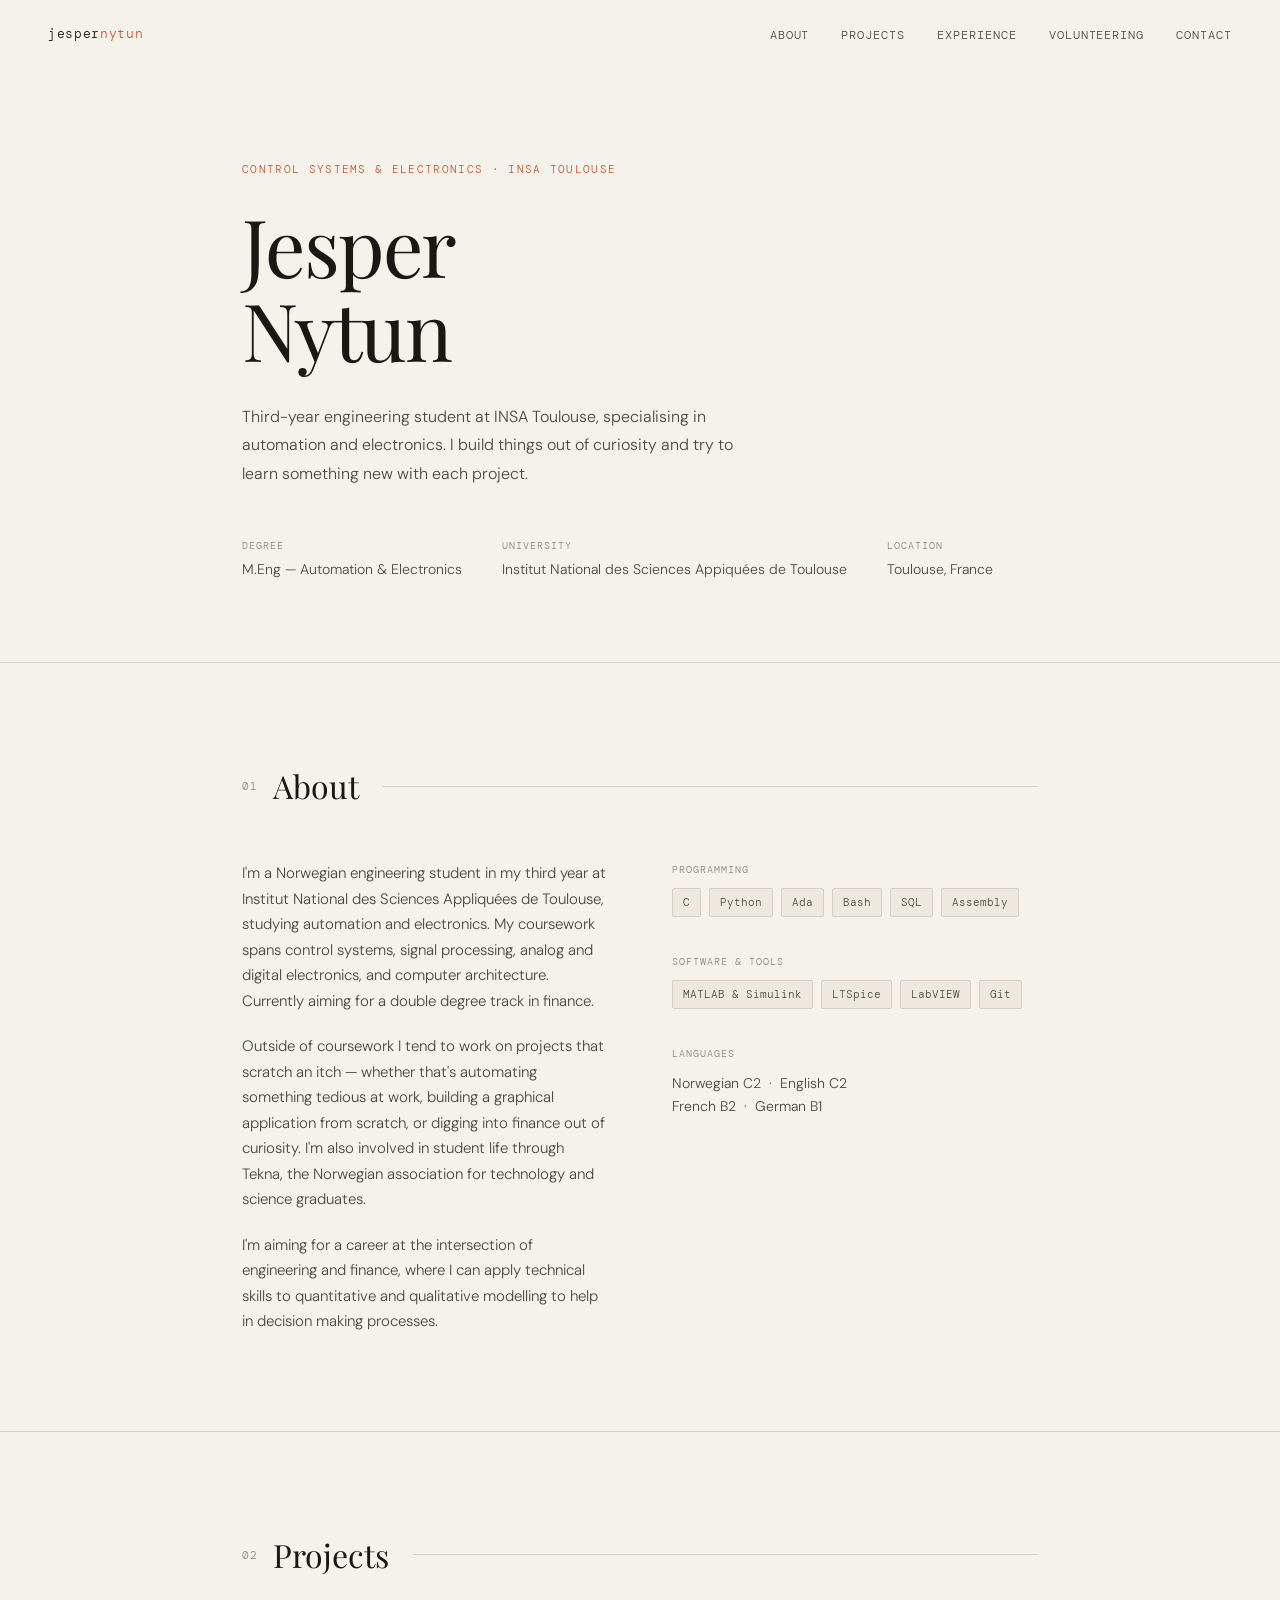
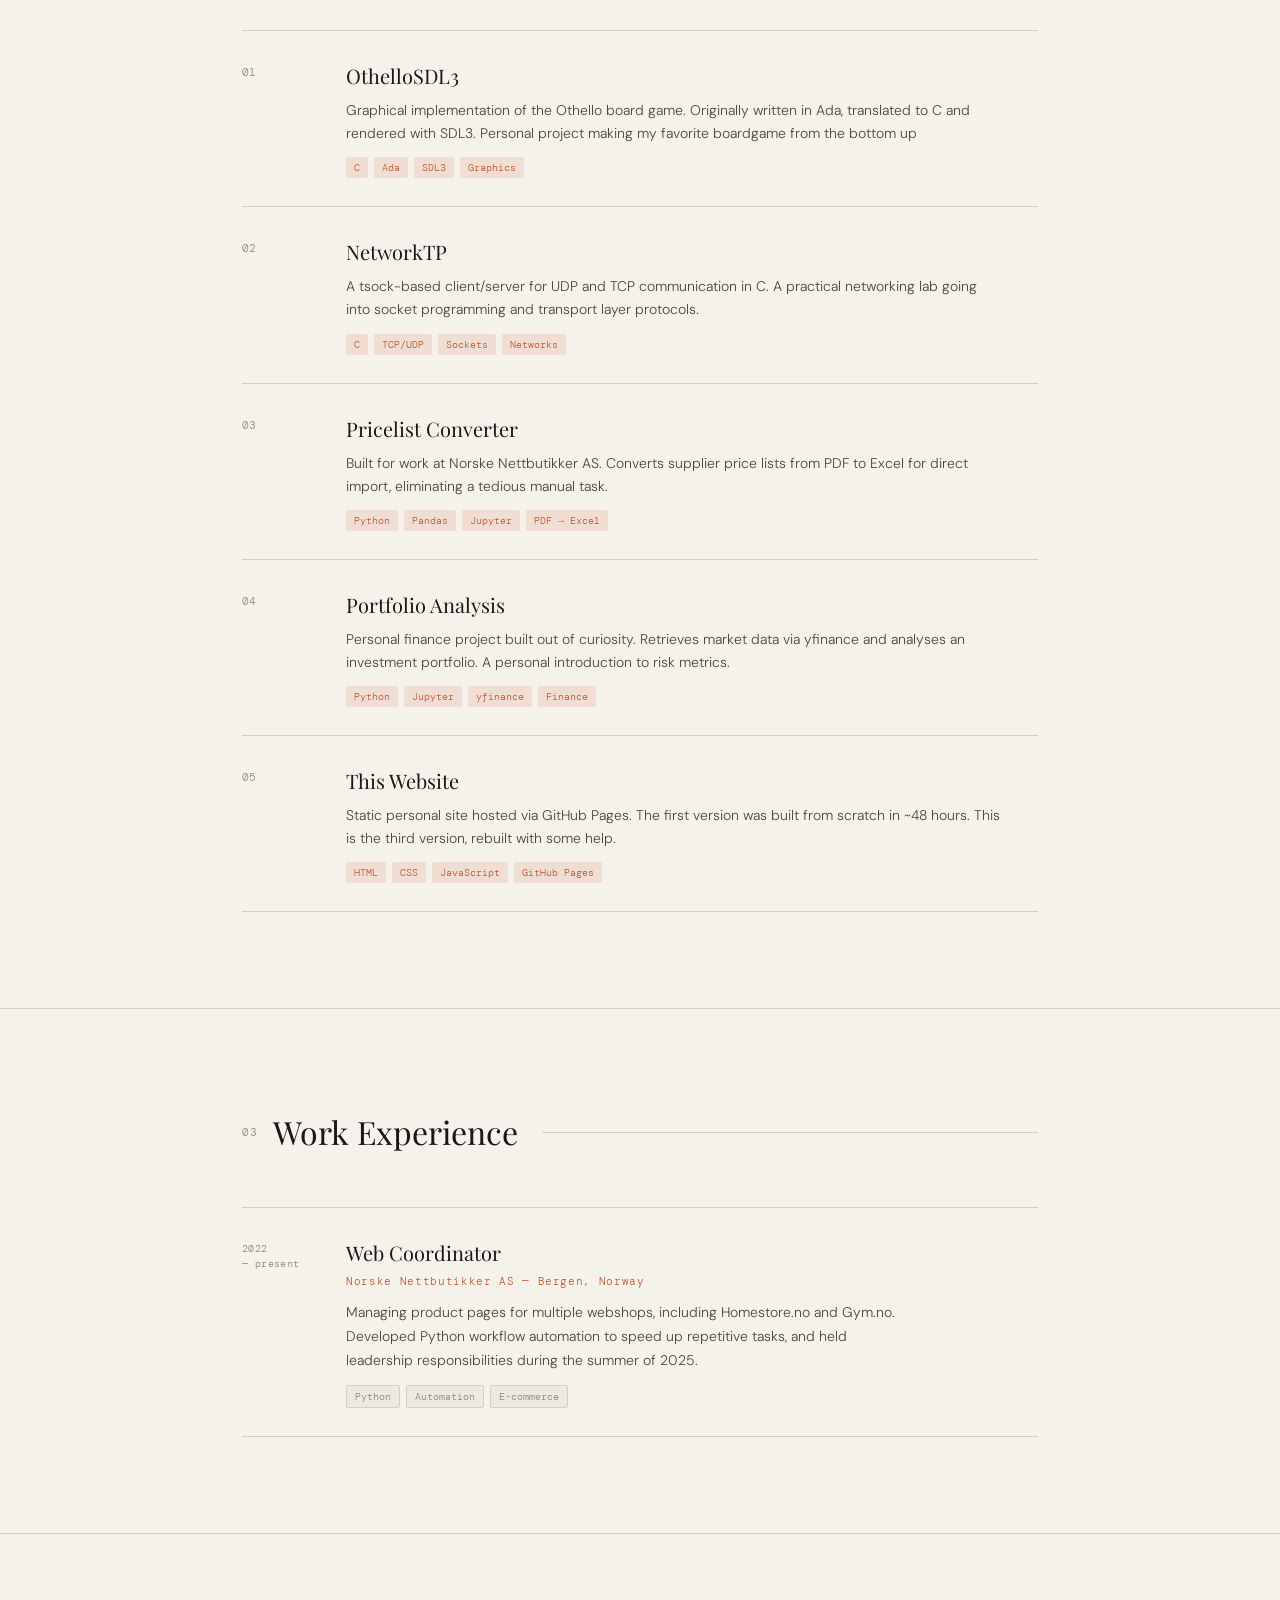
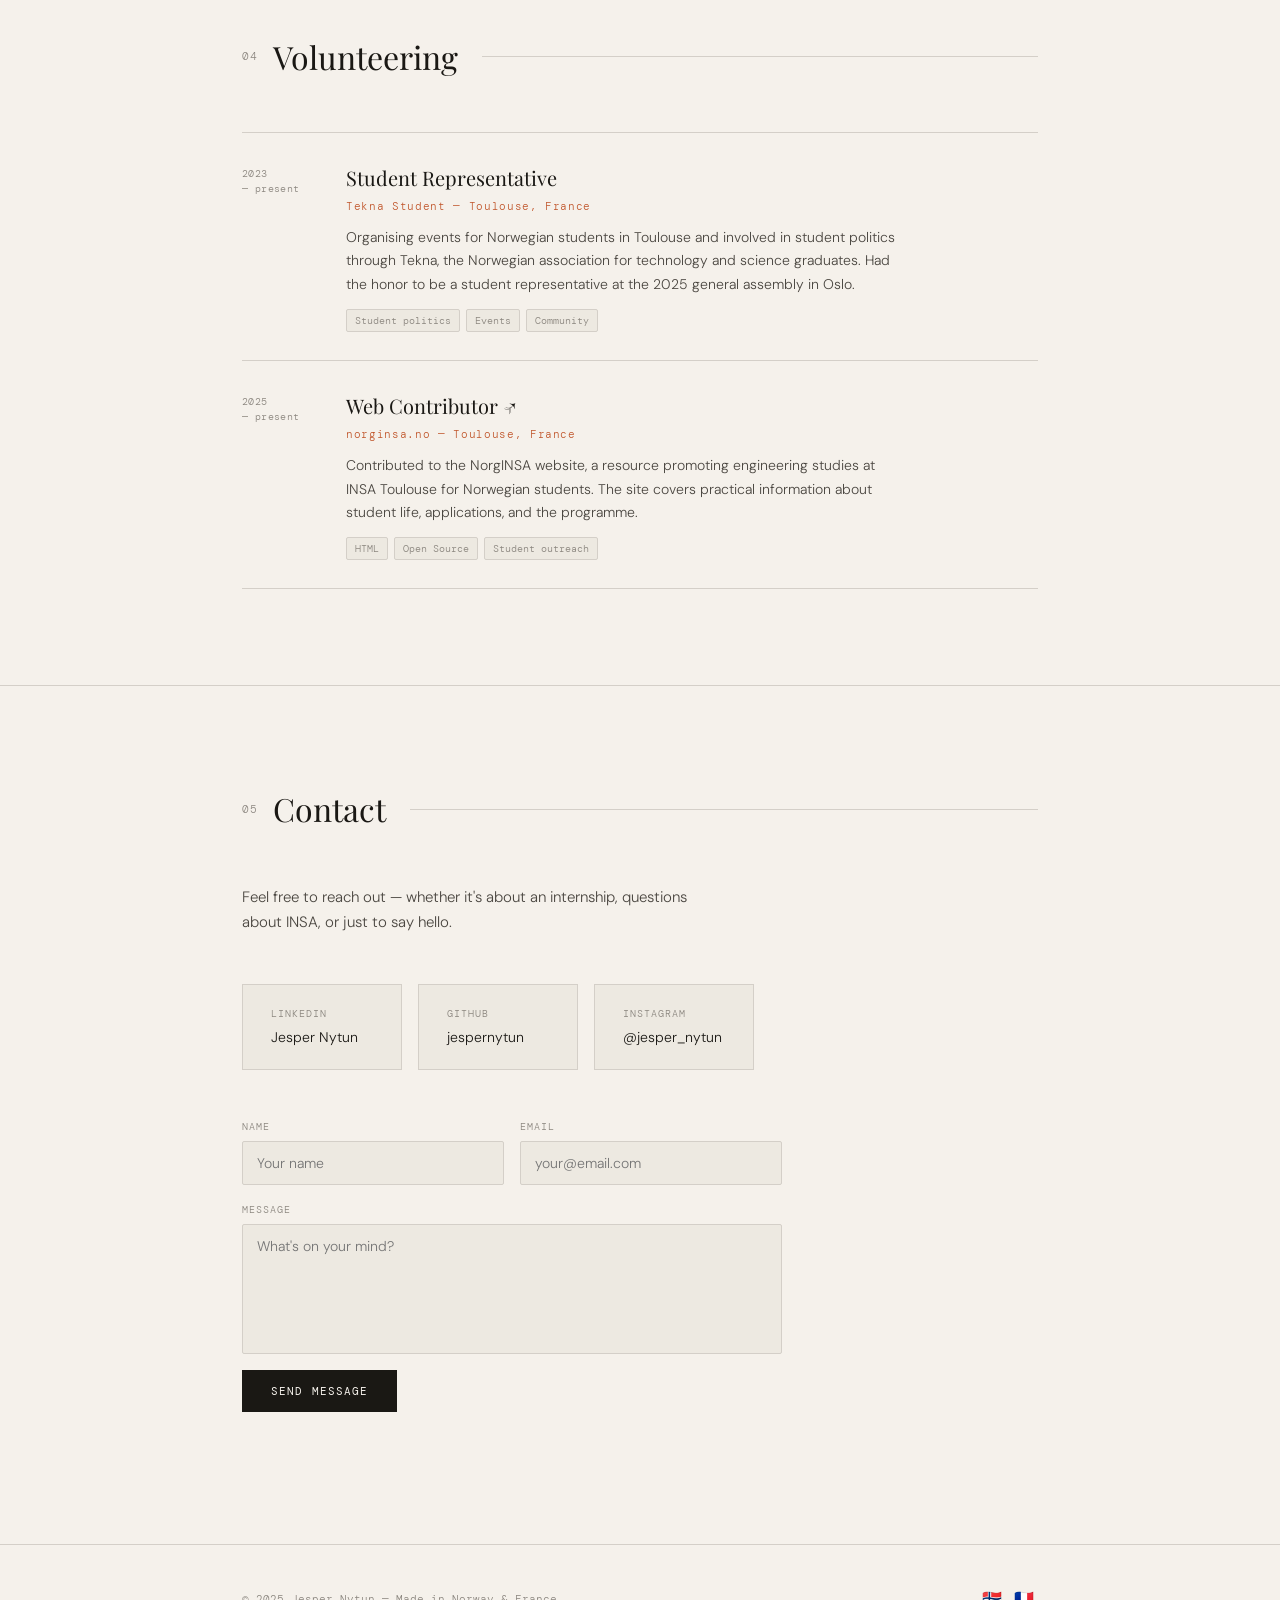
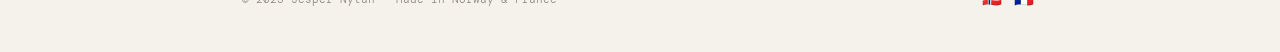
<file: index.html>
<!DOCTYPE html>
<html lang="en">
<head>
  <meta charset="UTF-8">
  <meta name="viewport" content="width=device-width, initial-scale=1.0">
  <title>Jesper Nytun</title>
  <link rel="preconnect" href="https://fonts.googleapis.com">
  <link href="https://fonts.googleapis.com/css2?family=Playfair+Display:wght@400;500&family=DM+Mono:wght@300;400&family=DM+Sans:wght@300;400;500&display=swap" rel="stylesheet">
  <style>
    *, *::before, *::after { box-sizing: border-box; margin: 0; padding: 0; }

    :root {
      --paper:   #f5f1eb;
      --paper-2: #ede9e1;
      --paper-3: #e4ddd1;
      --ink:     #1a1814;
      --ink-2:   #4a4640;
      --ink-3:   #8a857e;
      --accent:  #c0552a;
      --accent-l:#f0ddd4;
      --border:  #d4cfc8;
      --mono:    'DM Mono', monospace;
      --serif:   'Playfair Display', Georgia, serif;
      --sans:    'DM Sans', sans-serif;
    }

    html { scroll-behavior: smooth; }

    body {
      background: var(--paper);
      color: var(--ink);
      font-family: var(--sans);
      font-weight: 300;
      font-size: 16px;
      line-height: 1.7;
      -webkit-font-smoothing: antialiased;
      overflow-x: hidden;
    }

    /* ── NAV ── */
    nav {
      position: fixed;
      top: 0; left: 0; right: 0;
      z-index: 100;
      display: flex;
      align-items: center;
      justify-content: space-between;
      padding: 20px 48px;
      border-bottom: 1px solid transparent;
      transition: border-color 0.3s, background 0.3s;
    }
    nav.scrolled {
      background: rgba(245,241,235,0.92);
      backdrop-filter: blur(10px);
      border-color: var(--border);
    }
    .nav-logo {
      font-family: var(--mono);
      font-size: 13px;
      letter-spacing: 0.05em;
      color: var(--ink);
      text-decoration: none;
    }
    .nav-logo span { color: var(--accent); }
    .nav-links { display: flex; gap: 32px; list-style: none; }
    .nav-links a {
      font-family: var(--mono);
      font-size: 12px;
      letter-spacing: 0.08em;
      text-transform: uppercase;
      color: var(--ink-2);
      text-decoration: none;
      transition: color 0.2s;
    }
    .nav-links a:hover { color: var(--accent); }

    /* ── LAYOUT ── */
    .container { max-width: 860px; margin: 0 auto; padding: 0 32px; }
    section { padding: 96px 0; }

    /* ── HERO ── */
    #home {
      padding-top: 160px;
      padding-bottom: 80px;
      border-bottom: 1px solid var(--border);
    }
    .hero-tag {
      font-family: var(--mono);
      font-size: 11px;
      letter-spacing: 0.12em;
      text-transform: uppercase;
      color: var(--accent);
      margin-bottom: 24px;
    }
    .hero-name {
      font-family: var(--serif);
      font-size: clamp(52px, 8vw, 80px);
      font-weight: 400;
      line-height: 1.05;
      letter-spacing: -0.02em;
      color: var(--ink);
      margin-bottom: 32px;
    }
    .hero-desc {
      max-width: 520px;
      font-size: 16px;
      color: var(--ink-2);
      line-height: 1.8;
      margin-bottom: 48px;
    }
    .hero-meta { display: flex; gap: 40px; flex-wrap: wrap; }
    .meta-item { display: flex; flex-direction: column; gap: 4px; }
    .meta-label {
      font-family: var(--mono);
      font-size: 10px;
      letter-spacing: 0.1em;
      text-transform: uppercase;
      color: var(--ink-3);
    }
    .meta-value { font-size: 14px; color: var(--ink-2); }

    /* ── SECTION HEADER ── */
    .section-header {
      display: flex;
      align-items: center;
      gap: 16px;
      margin-bottom: 48px;
    }
    .section-number { font-family: var(--mono); font-size: 11px; color: var(--ink-3); letter-spacing: 0.05em; }
    .section-title  { font-family: var(--serif); font-size: 32px; font-weight: 400; color: var(--ink); }
    .section-line   { flex: 1; height: 1px; background: var(--border); margin-left: 8px; }

    /* ── ABOUT ── */
    #about { border-bottom: 1px solid var(--border); }
    .about-grid { display: grid; grid-template-columns: 1fr 1fr; gap: 64px; align-items: start; }
    .about-text p { color: var(--ink-2); margin-bottom: 20px; font-size: 15px; }
    .about-text p:last-child { margin-bottom: 0; }
    .sidebar-block { margin-bottom: 36px; }
    .sidebar-block-label {
      font-family: var(--mono);
      font-size: 10px;
      letter-spacing: 0.1em;
      text-transform: uppercase;
      color: var(--ink-3);
      margin-bottom: 10px;
    }
    .sidebar-block-content { font-size: 14px; color: var(--ink-2); line-height: 1.7; }
    .tag-list { display: flex; flex-wrap: wrap; gap: 8px; }
    .tag {
      font-family: var(--mono);
      font-size: 11px;
      padding: 4px 10px;
      border: 1px solid var(--border);
      border-radius: 2px;
      color: var(--ink-2);
      background: var(--paper-2);
    }

    /* ── PROJECTS ── */
    #projects { border-bottom: 1px solid var(--border); }
    .projects-list { display: flex; flex-direction: column; }
    .project-card {
      display: grid;
      grid-template-columns: 80px 1fr auto;
      gap: 24px;
      align-items: start;
      padding: 28px 0;
      border-bottom: 1px solid var(--border);
      text-decoration: none;
      color: inherit;
      transition: background 0.15s;
    }
    .project-card:first-child { border-top: 1px solid var(--border); }
    .project-card:hover .project-name { color: var(--accent); }
    .project-card:hover .project-arrow { opacity: 1; transform: translateX(0); }
    .project-index { font-family: var(--mono); font-size: 11px; color: var(--ink-3); padding-top: 4px; }
    .project-name {
      font-family: var(--serif);
      font-size: 20px;
      font-weight: 400;
      color: var(--ink);
      margin-bottom: 6px;
      transition: color 0.2s;
    }
    .project-desc { font-size: 14px; color: var(--ink-2); line-height: 1.65; margin-bottom: 12px; }
    .project-tags { display: flex; flex-wrap: wrap; gap: 6px; }
    .project-tag {
      font-family: var(--mono);
      font-size: 10px;
      padding: 2px 8px;
      background: var(--accent-l);
      color: var(--accent);
      border-radius: 2px;
    }
    .project-arrow {
      font-size: 18px;
      color: var(--accent);
      padding-top: 2px;
      opacity: 0;
      transform: translateX(-6px);
      transition: opacity 0.2s, transform 0.2s;
      flex-shrink: 0;
    }

    /* ── EXPERIENCE (shared styles) ── */
    #experience, #volunteering { border-bottom: 1px solid var(--border); }

    .exp-list { display: flex; flex-direction: column; gap: 0; }

    .exp-item {
      display: grid;
      grid-template-columns: 80px 1fr;
      gap: 24px;
      padding: 28px 0;
      border-bottom: 1px solid var(--border);
    }
    .exp-item:first-child { border-top: 1px solid var(--border); }

    .exp-period {
      font-family: var(--mono);
      font-size: 10px;
      color: var(--ink-3);
      letter-spacing: 0.04em;
      padding-top: 5px;
      line-height: 1.5;
    }

    .exp-body {}

    .exp-role {
      font-family: var(--serif);
      font-size: 20px;
      font-weight: 400;
      color: var(--ink);
      margin-bottom: 2px;
    }

    .exp-org {
      font-family: var(--mono);
      font-size: 11px;
      letter-spacing: 0.06em;
      color: var(--accent);
      margin-bottom: 10px;
    }

    .exp-desc {
      font-size: 14px;
      color: var(--ink-2);
      line-height: 1.7;
      max-width: 560px;
    }

    .exp-tags { display: flex; flex-wrap: wrap; gap: 6px; margin-top: 12px; }
    .exp-tag {
      font-family: var(--mono);
      font-size: 10px;
      padding: 2px 8px;
      background: var(--paper-2);
      border: 1px solid var(--border);
      color: var(--ink-3);
      border-radius: 2px;
    }

    /* ── CONTACT ── */
    .contact-intro {
      font-size: 15px;
      color: var(--ink-2);
      max-width: 480px;
      margin-bottom: 48px;
    }
    .contact-links { display: flex; gap: 16px; flex-wrap: wrap; margin-bottom: 48px; }
    .contact-link {
      display: flex;
      flex-direction: column;
      gap: 4px;
      text-decoration: none;
      padding: 20px 28px;
      border: 1px solid var(--border);
      background: var(--paper-2);
      min-width: 160px;
      transition: border-color 0.2s, background 0.2s;
    }
    .contact-link:hover { border-color: var(--accent); background: var(--accent-l); }
    .contact-link-platform {
      font-family: var(--mono);
      font-size: 10px;
      letter-spacing: 0.1em;
      text-transform: uppercase;
      color: var(--ink-3);
    }
    .contact-link-handle { font-size: 14px; color: var(--ink); }

    /* ── CONTACT FORM ── */
    .contact-form { max-width: 540px; display: flex; flex-direction: column; gap: 16px; }
    .form-row { display: grid; grid-template-columns: 1fr 1fr; gap: 16px; }
    .form-group { display: flex; flex-direction: column; gap: 6px; }
    .form-label {
      font-family: var(--mono);
      font-size: 10px;
      letter-spacing: 0.1em;
      text-transform: uppercase;
      color: var(--ink-3);
    }
    .form-input, .form-textarea {
      font-family: var(--sans);
      font-size: 14px;
      font-weight: 300;
      color: var(--ink);
      background: var(--paper-2);
      border: 1px solid var(--border);
      border-radius: 2px;
      padding: 12px 14px;
      outline: none;
      transition: border-color 0.2s, background 0.2s;
      width: 100%;
      resize: none;
    }
    .form-input:focus, .form-textarea:focus { border-color: var(--accent); background: var(--paper); }
    .form-textarea { height: 130px; }
    .form-submit {
      align-self: flex-start;
      font-family: var(--mono);
      font-size: 11px;
      letter-spacing: 0.1em;
      text-transform: uppercase;
      color: var(--paper);
      background: var(--ink);
      border: 1px solid var(--ink);
      padding: 13px 28px;
      cursor: pointer;
      transition: background 0.2s, color 0.2s;
    }
    .form-submit:hover { background: var(--accent); border-color: var(--accent); }
    .form-status { font-family: var(--mono); font-size: 12px; color: var(--ink-3); min-height: 20px; }
    .form-status.ok  { color: #5a8a5a; }
    .form-status.err { color: var(--accent); }
    @media (max-width: 640px) { .form-row { grid-template-columns: 1fr; } }

    /* ── FOOTER ── */
    footer { padding: 40px 0; border-top: 1px solid var(--border); }
    .footer-inner { display: flex; justify-content: space-between; align-items: center; }
    .footer-text { font-family: var(--mono); font-size: 11px; color: var(--ink-3); }
    .footer-flags { font-size: 16px; letter-spacing: 4px; }

    /* ── FADE-UP ── */
    .fade-up {
      opacity: 0;
      transform: translateY(18px);
      transition: opacity 0.55s ease, transform 0.55s ease;
    }
    .fade-up.visible { opacity: 1; transform: translateY(0); }

    /* ── RESPONSIVE ── */
    @media (max-width: 640px) {
      nav { padding: 16px 24px; }
      .nav-links { gap: 18px; }
      section { padding: 64px 0; }
      #home { padding-top: 120px; }
      .about-grid { grid-template-columns: 1fr; gap: 40px; }
      .project-card { grid-template-columns: 52px 1fr; }
      .project-arrow { display: none; }
      .exp-item { grid-template-columns: 64px 1fr; gap: 16px; }
    }
  </style>
</head>
<body>

  <!-- NAV -->
  <nav id="nav">
    <a class="nav-logo" href="#home">jesper<span>nytun</span></a>
    <ul class="nav-links">
      <li><a href="#about">About</a></li>
      <li><a href="#projects">Projects</a></li>
      <li><a href="#experience">Experience</a></li>
      <li><a href="#volunteering">Volunteering</a></li>
      <li><a href="#contact">Contact</a></li>
    </ul>
  </nav>

  <!-- HERO -->
  <section id="home">
    <div class="container">
      <p class="hero-tag fade-up">Control Systems & Electronics · INSA Toulouse</p>
      <h1 class="hero-name fade-up" style="transition-delay:.07s">Jesper<br>Nytun</h1>
      <p class="hero-desc fade-up" style="transition-delay:.14s">
        Third-year engineering student at INSA Toulouse, specialising in automation
        and electronics. I build things out of curiosity and try to learn something
        new with each project.
      </p>
      <div class="hero-meta fade-up" style="transition-delay:.21s">
        <div class="meta-item">
          <span class="meta-label">Degree</span>
          <span class="meta-value">M.Eng — Automation & Electronics</span>
        </div>
        <div class="meta-item">
          <span class="meta-label">University</span>
          <span class="meta-value">Institut National des Sciences Appiquées de Toulouse</span>
        </div>
        <div class="meta-item">
          <span class="meta-label">Location</span>
          <span class="meta-value">Toulouse, France</span>
        </div>
      </div>
    </div>
  </section>

  <!-- ABOUT -->
  <section id="about">
    <div class="container">
      <div class="section-header fade-up">
        <span class="section-number">01</span>
        <h2 class="section-title">About</h2>
        <div class="section-line"></div>
      </div>
      <div class="about-grid">
        <div class="about-text fade-up">
          <p>
            I'm a Norwegian engineering student in my third year at Institut National
            des Sciences Appliquées de Toulouse, studying automation and electronics.
            My coursework spans control systems, signal processing, analog and digital
            electronics, and computer architecture. Currently aiming for a double degree track in finance.
          </p>
          <p>
            Outside of coursework I tend to work on projects that scratch an itch —
            whether that's automating something tedious at work, building a graphical
            application from scratch, or digging into finance out of curiosity. I'm also involved in student
            life through Tekna, the Norwegian association for technology and science graduates. 
          </p>
          <p>
            I'm aiming for a career at the intersection of engineering and finance, where I can apply
            technical skills to quantitative and qualitative modelling to help in decision making processes.
          </p>
        </div>
        <div class="fade-up" style="transition-delay:.1s">
          <div class="sidebar-block">
            <div class="sidebar-block-label">Programming</div>
            <div class="tag-list">
              <span class="tag">C</span><span class="tag">Python</span><span class="tag">Ada</span>
              <span class="tag">Bash</span><span class="tag">SQL</span><span class="tag">Assembly</span>
            </div>
          </div>
          <div class="sidebar-block">
            <div class="sidebar-block-label">Software & Tools</div>
            <div class="tag-list">
              <span class="tag">MATLAB & Simulink</span><span class="tag">LTSpice</span>
              <span class="tag">LabVIEW</span><span class="tag">Git</span>
            </div>
          </div>
          <div class="sidebar-block">
            <div class="sidebar-block-label">Languages</div>
            <div class="sidebar-block-content">
              Norwegian C2 &nbsp;·&nbsp; English C2<br>
              French B2 &nbsp;·&nbsp; German B1
            </div>
          </div>
        </div>
      </div>
    </div>
  </section>

  <!-- PROJECTS -->
  <section id="projects">
    <div class="container">
      <div class="section-header fade-up">
        <span class="section-number">02</span>
        <h2 class="section-title">Projects</h2>
        <div class="section-line"></div>
      </div>
      <div class="projects-list">

        <a class="project-card fade-up" href="https://github.com/jespernytun/othelloSDL3" target="_blank" rel="noopener">
          <span class="project-index">01</span>
          <div>
            <div class="project-name">OthelloSDL3</div>
            <p class="project-desc">Graphical implementation of the Othello board game. Originally written in Ada, translated to C and rendered with SDL3. Personal project making my favorite boardgame from the bottom up</p>
            <div class="project-tags"><span class="project-tag">C</span><span class="project-tag">Ada</span><span class="project-tag">SDL3</span><span class="project-tag">Graphics</span></div>
          </div>
          <span class="project-arrow">→</span>
        </a>

        <a class="project-card fade-up" href="https://github.com/jespernytun/NetworkTP" target="_blank" rel="noopener" style="transition-delay:.05s">
          <span class="project-index">02</span>
          <div>
            <div class="project-name">NetworkTP</div>
            <p class="project-desc">A tsock-based client/server for UDP and TCP communication in C. A practical networking lab going into socket programming and transport layer protocols.</p>
            <div class="project-tags"><span class="project-tag">C</span><span class="project-tag">TCP/UDP</span><span class="project-tag">Sockets</span><span class="project-tag">Networks</span></div>
          </div>
          <span class="project-arrow">→</span>
        </a>

        <a class="project-card fade-up" href="https://github.com/jespernytun/pricelist_converter" target="_blank" rel="noopener" style="transition-delay:.1s">
          <span class="project-index">03</span>
          <div>
            <div class="project-name">Pricelist Converter</div>
            <p class="project-desc">Built for work at Norske Nettbutikker AS. Converts supplier price lists from PDF to Excel for direct import, eliminating a tedious manual task.</p>
            <div class="project-tags"><span class="project-tag">Python</span><span class="project-tag">Pandas</span><span class="project-tag">Jupyter</span><span class="project-tag">PDF → Excel</span></div>
          </div>
          <span class="project-arrow">→</span>
        </a>

        <a class="project-card fade-up" href="https://github.com/jespernytun/portfolioAnalysis" target="_blank" rel="noopener" style="transition-delay:.15s">
          <span class="project-index">04</span>
          <div>
            <div class="project-name">Portfolio Analysis</div>
            <p class="project-desc">Personal finance project built out of curiosity. Retrieves market data via yfinance and analyses an investment portfolio. A personal introduction to risk metrics.</p>
            <div class="project-tags"><span class="project-tag">Python</span><span class="project-tag">Jupyter</span><span class="project-tag">yfinance</span><span class="project-tag">Finance</span></div>
          </div>
          <span class="project-arrow">→</span>
        </a>

        <a class="project-card fade-up" href="https://github.com/jespernytun/jespernytun.com" target="_blank" rel="noopener" style="transition-delay:.2s">
          <span class="project-index">05</span>
          <div>
            <div class="project-name">This Website</div>
            <p class="project-desc">Static personal site hosted via GitHub Pages. The first version was built from scratch in ~48 hours. This is the third version, rebuilt with some help.</p>
            <div class="project-tags"><span class="project-tag">HTML</span><span class="project-tag">CSS</span><span class="project-tag">JavaScript</span><span class="project-tag">GitHub Pages</span></div>
          </div>
          <span class="project-arrow">→</span>
        </a>

      </div>
    </div>
  </section>

  <!-- WORK EXPERIENCE -->
  <section id="experience">
    <div class="container">
      <div class="section-header fade-up">
        <span class="section-number">03</span>
        <h2 class="section-title">Work Experience</h2>
        <div class="section-line"></div>
      </div>
      <div class="exp-list">

        <div class="exp-item fade-up">
          <div class="exp-period">2022<br>— present</div>
          <div class="exp-body">
            <div class="exp-role">Web Coordinator</div>
            <div class="exp-org">Norske Nettbutikker AS — Bergen, Norway</div>
            <p class="exp-desc">
              Managing product pages for multiple webshops, including Homestore.no and Gym.no. Developed Python
              workflow automation to speed up repetitive tasks, and held leadership
              responsibilities during the summer of 2025.
            </p>
            <div class="exp-tags">
              <span class="exp-tag">Python</span>
              <span class="exp-tag">Automation</span>
              <span class="exp-tag">E-commerce</span>
            </div>
          </div>
        </div>

      </div>
    </div>
  </section>

  <!-- VOLUNTEERING -->
  <section id="volunteering">
    <div class="container">
      <div class="section-header fade-up">
        <span class="section-number">04</span>
        <h2 class="section-title">Volunteering</h2>
        <div class="section-line"></div>
      </div>
      <div class="exp-list">

        <div class="exp-item fade-up">
          <div class="exp-period">2023<br>— present</div>
          <div class="exp-body">
            <div class="exp-role">Student Representative</div>
            <div class="exp-org">Tekna Student — Toulouse, France</div>
            <p class="exp-desc">
              Organising events for Norwegian students in Toulouse and involved in
              student politics through Tekna, the Norwegian association for technology
              and science graduates. Had the honor to be a student representative at the 2025 general assembly in Oslo.
            </p>
            <div class="exp-tags">
              <span class="exp-tag">Student politics</span>
              <span class="exp-tag">Events</span>
              <span class="exp-tag">Community</span>
            </div>
          </div>
        </div>

        <div class="exp-item fade-up" style="transition-delay:.08s">
          <div class="exp-period">2025<br>— present</div>
          <div class="exp-body">
            <div class="exp-role">
              <a href="https://github.com/norginsa-toulouse/norginsa-website" target="_blank" rel="noopener" style="color:inherit;text-decoration:none;">Web Contributor ↗</a>
            </div>
            <div class="exp-org"><a href="https://norginsa.no" target="_blank" rel="noopener" style="color:var(--accent);text-decoration:none;">norginsa.no</a> — Toulouse, France</div>
            <p class="exp-desc">
              Contributed to the NorgINSA website, a resource promoting engineering
              studies at INSA Toulouse for Norwegian students. The site covers
              practical information about student life, applications, and the programme.
            </p>
            <div class="exp-tags">
              <span class="exp-tag">HTML</span>
              <span class="exp-tag">Open Source</span>
              <span class="exp-tag">Student outreach</span>
            </div>
          </div>
        </div>

      </div>
    </div>
  </section>

  <!-- CONTACT -->
  <section id="contact">
    <div class="container">
      <div class="section-header fade-up">
        <span class="section-number">05</span>
        <h2 class="section-title">Contact</h2>
        <div class="section-line"></div>
      </div>
      <p class="contact-intro fade-up">
        Feel free to reach out — whether it's about an internship, questions about INSA,
        or just to say hello.
      </p>

      <!-- Social links -->
      <div class="contact-links fade-up" style="transition-delay:.1s">
        <a class="contact-link" href="https://www.linkedin.com/in/jesper-bartholomay-nytun-9496a5281/" target="_blank" rel="noopener">
          <span class="contact-link-platform">LinkedIn</span>
          <span class="contact-link-handle">Jesper Nytun</span>
        </a>
        <a class="contact-link" href="https://github.com/jespernytun" target="_blank" rel="noopener">
          <span class="contact-link-platform">GitHub</span>
          <span class="contact-link-handle">jespernytun</span>
        </a>
        <a class="contact-link" href="https://www.instagram.com/jesper_nytun/" target="_blank" rel="noopener">
          <span class="contact-link-platform">Instagram</span>
          <span class="contact-link-handle">@jesper_nytun</span>
        </a>
      </div>

      <!-- Contact form (uses Formspree — see note in code) -->
      <div class="contact-form fade-up" style="transition-delay:.18s">
        <div class="form-row">
          <div class="form-group">
            <label class="form-label" for="cf-name">Name</label>
            <input class="form-input" id="cf-name" type="text" placeholder="Your name" autocomplete="off">
          </div>
          <div class="form-group">
            <label class="form-label" for="cf-email">Email</label>
            <input class="form-input" id="cf-email" type="email" placeholder="your@email.com" autocomplete="off">
          </div>
        </div>
        <div class="form-group">
          <label class="form-label" for="cf-msg">Message</label>
          <textarea class="form-textarea" id="cf-msg" placeholder="What's on your mind?"></textarea>
        </div>
        <button class="form-submit" id="cf-submit">Send message</button>
        <p class="form-status" id="cf-status"></p>
      </div>
    </div>
  </section>

  <!-- FOOTER -->
  <footer>
    <div class="container">
      <div class="footer-inner">
        <span class="footer-text">© 2025 Jesper Nytun — Made in Norway & France</span>
        <span class="footer-flags">🇳🇴 🇫🇷</span>
      </div>
    </div>
  </footer>

  <script>
    // Nav border on scroll
    const nav = document.getElementById('nav');
    window.addEventListener('scroll', () => {
      nav.classList.toggle('scrolled', window.scrollY > 20);
    }, { passive: true });

    // Fade-up on scroll
    const observer = new IntersectionObserver((entries) => {
      entries.forEach(e => {
        if (e.isIntersecting) { e.target.classList.add('visible'); observer.unobserve(e.target); }
      });
    }, { threshold: 0.1 });
    document.querySelectorAll('.fade-up').forEach(el => observer.observe(el));

    // Hero entrance
    document.querySelectorAll('#home .fade-up').forEach((el, i) => {
      setTimeout(() => el.classList.add('visible'), i * 80);
    });

    // ── Contact form (Formspree)
    // To activate: sign up free at https://formspree.io, create a form,
    // and replace 'YOUR_FORM_ID' below with your actual form ID.
    const FORMSPREE_ID = 'mvzwvvwo';

    document.getElementById('cf-submit').addEventListener('click', async () => {
      const name    = document.getElementById('cf-name').value.trim();
      const email   = document.getElementById('cf-email').value.trim();
      const message = document.getElementById('cf-msg').value.trim();
      const status  = document.getElementById('cf-status');
      const btn     = document.getElementById('cf-submit');

      if (!name || !email || !message) {
        status.textContent = 'Please fill in all fields.';
        status.className = 'form-status err';
        return;
      }
      if (FORMSPREE_ID === 'YOUR_FORM_ID') {
        status.textContent = 'Form not connected yet — see code comment to set up Formspree.';
        status.className = 'form-status err';
        return;
      }

      btn.textContent = 'Sending…';
      btn.disabled = true;

      try {
        const res = await fetch(`https://formspree.io/f/${FORMSPREE_ID}`, {
          method: 'POST',
          headers: { 'Content-Type': 'application/json', 'Accept': 'application/json' },
          body: JSON.stringify({ name, email, message })
        });
        if (res.ok) {
          status.textContent = 'Message sent — I\'ll get back to you soon.';
          status.className = 'form-status ok';
          document.getElementById('cf-name').value = '';
          document.getElementById('cf-email').value = '';
          document.getElementById('cf-msg').value = '';
        } else {
          throw new Error('Server error');
        }
      } catch {
        status.textContent = 'Something went wrong. Try reaching me on LinkedIn instead.';
        status.className = 'form-status err';
      }

      btn.textContent = 'Send message';
      btn.disabled = false;
    });
  </script>
</body>
</html>
</file>
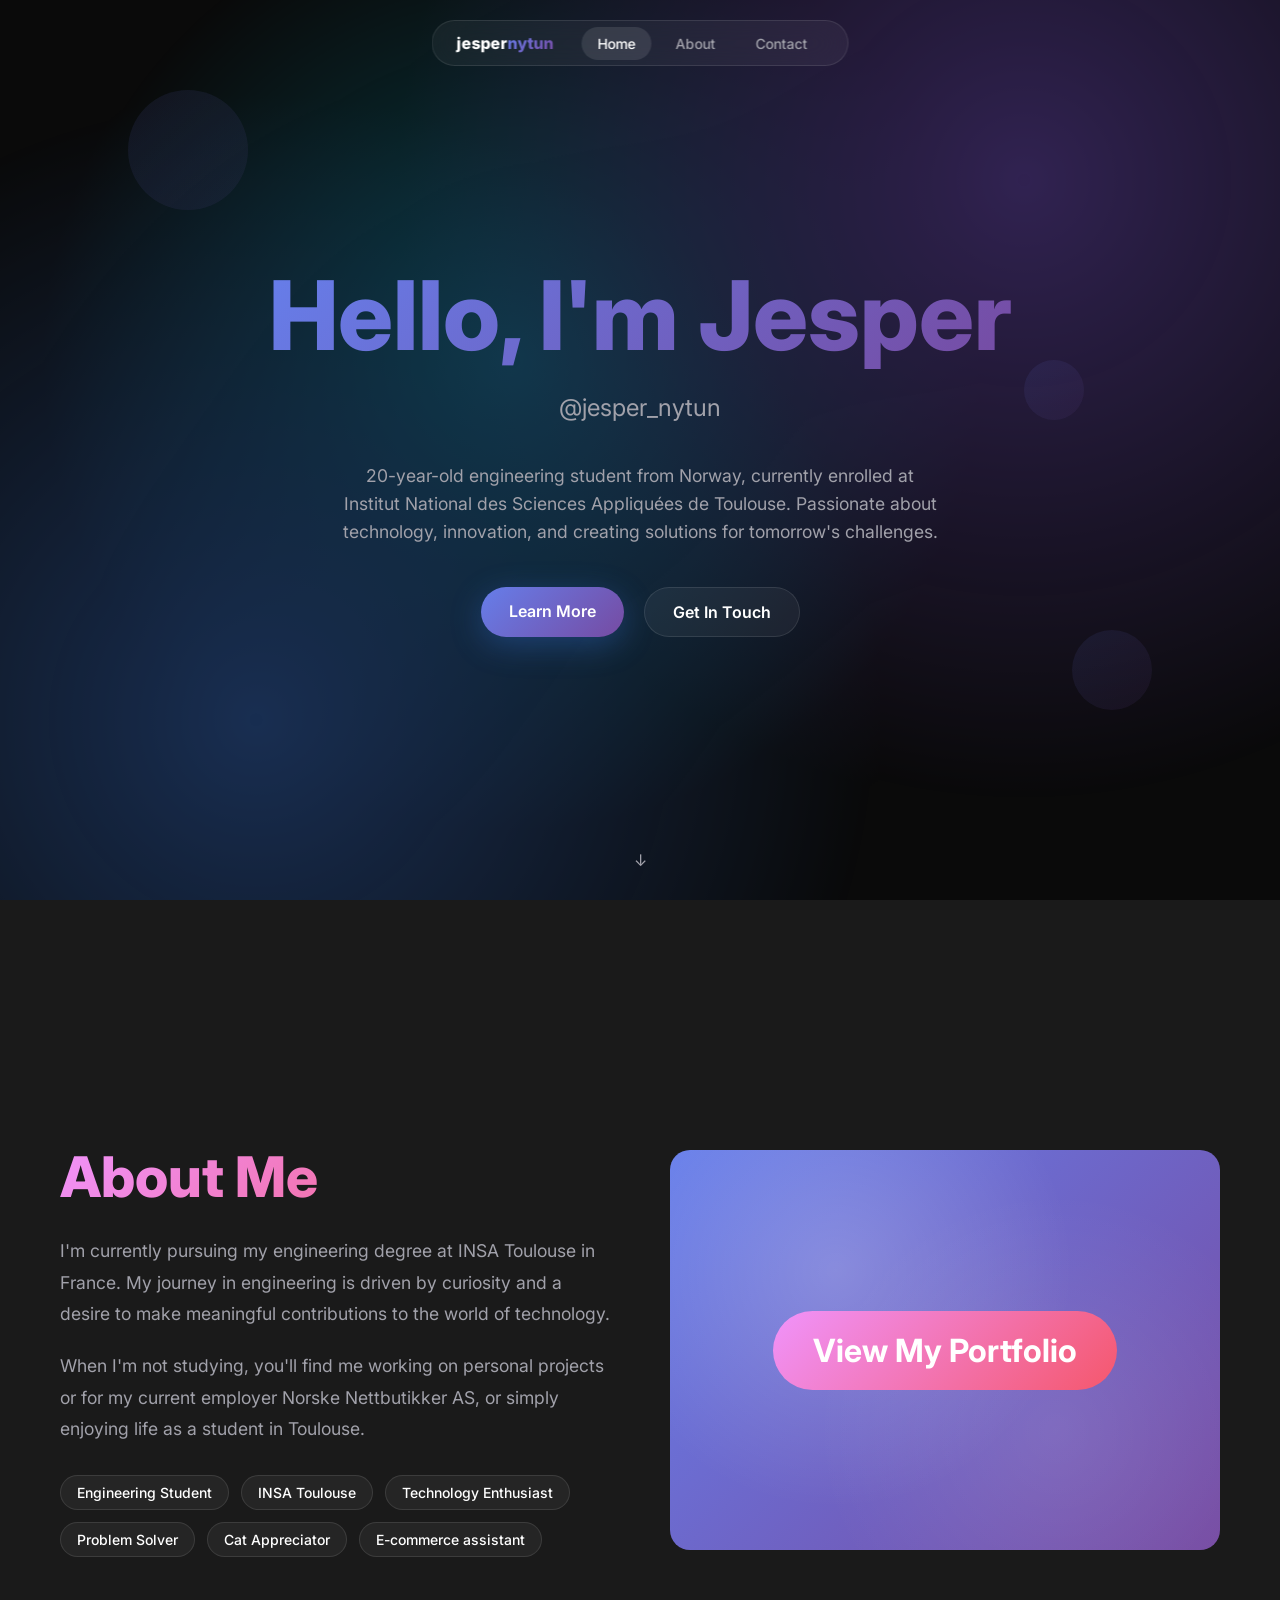
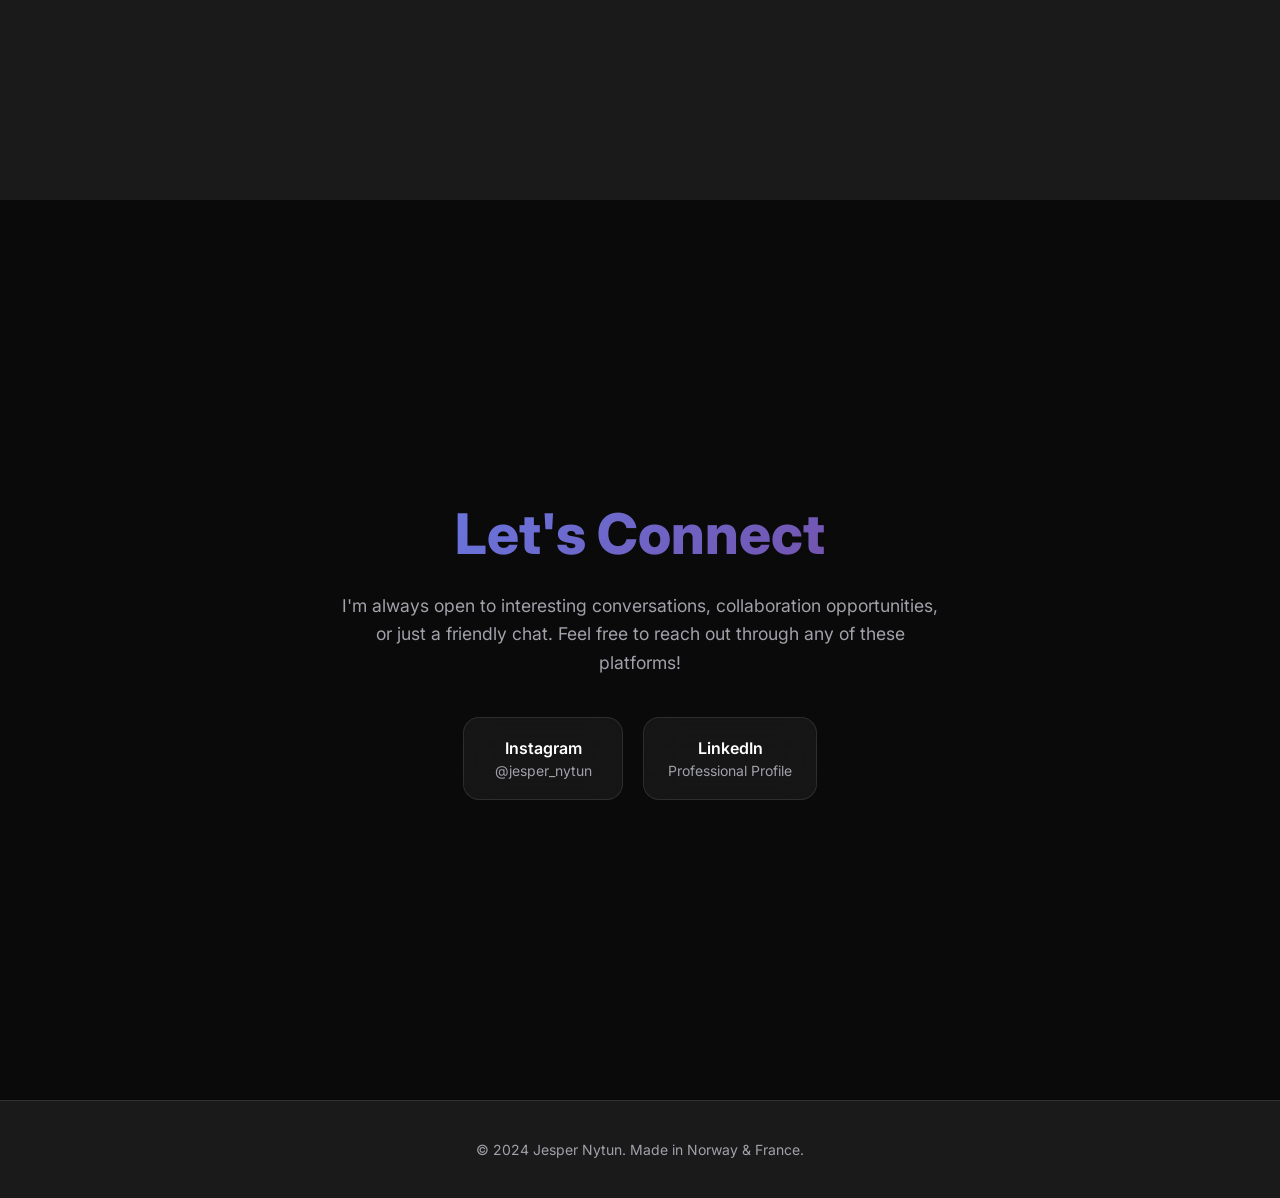
<file: old/index0.html>
<!DOCTYPE html>
<html lang="no">

<head>
    <meta charset="UTF-8">
    <meta name="viewport" content="width=device-width, initial-scale=1.0">
    <title>Jesper Nytun - Engineering Student</title>
    <link rel="stylesheet" href="styles.css">
    <link rel="preconnect" href="https://fonts.googleapis.com">
    <link rel="preconnect" href="https://fonts.gstatic.com" crossorigin>
    <link href="https://fonts.googleapis.com/css2?family=Inter:wght@300;400;500;600;700;800&display=swap" rel="stylesheet">
</head>

<body>
    <div class="bg-animation"></div>
    
    <!--orbs -->
    <div class="floating-orb orb-1"></div>
    <div class="floating-orb orb-2"></div>
    <div class="floating-orb orb-3"></div>

    <!-- Nav -->
    <nav class="navbar">
        <div class="nav-menu">
            <div class="logo-nav">jesper<span>nytun</span></div>
            <li class="nav-item"><a href="#home" class="active">Home</a></li>
            <li class="nav-item"><a href="#about">About</a></li>
            <li class="nav-item"><a href="#contact">Contact</a></li>
        </div>
    </nav>

    <!-- Hero Section -->
    <section id="home" class="section hero">
        <div class="container">
            <div class="hero-content">
                <h1>Hello, I'm Jesper</h1>
                <p class="subtitle">@jesper_nytun</p>
                <p class="description">
                    20-year-old engineering student from Norway, currently enrolled at Institut National des Sciences Appliquées de Toulouse. 
                    Passionate about technology, innovation, and creating solutions for tomorrow's challenges.
                </p>
                <div class="cta-buttons">
                    <a href="#about" class="btn btn-primary">Learn More</a>
                    <a href="#contact" class="btn btn-secondary">Get In Touch</a>
                </div>
            </div>
            <div class="scroll-indicator">↓</div>
        </div>
    </section>

    <!-- About Seksjon -->
    <section id="about" class="section about">
        <div class="container">
            <div class="about-content">
                <div class="about-text">
                    <h2>About Me</h2>
                    <p>
                        I'm currently pursuing my engineering degree at INSA Toulouse in France. 
                        My journey in engineering is driven by curiosity and a desire to make meaningful contributions 
                        to the world of technology.
                    </p>
                    <p>
                        When I'm not studying, you'll find me working on personal projects or for my current employer Norske Nettbutikker AS,
                        or simply enjoying life as a student in Toulouse. 
                    </p>
                    <div class="skills">
                        <span class="skill-tag">Engineering Student</span>
                        <span class="skill-tag">INSA Toulouse</span>
                        <span class="skill-tag">Technology Enthusiast</span>
                        <span class="skill-tag">Problem Solver</span>
                        <span class="skill-tag">Cat Appreciator</span>
                        <span class="skill-tag">E-commerce assistant</span>
                    </div>
                </div>
                <div class="about-visual">
                    <a href="portfolio/index.html" class="portfolio-button">View My Portfolio</a>
                </div>                
            </div>
        </div>
    </section>

    <!-- Contact Section -->
    <section id="contact" class="section contact">
        <div class="container">
            <div class="contact-content">
                <h2>Let's Connect</h2>
                <p>
                    I'm always open to interesting conversations, collaboration opportunities, 
                    or just a friendly chat. Feel free to reach out through any of these platforms!
                </p>
                <div class="social-links">
                    <a href="https://www.instagram.com/jesper_nytun/" class="social-link" target="_blank" rel="noopener">
                        <div class="platform">Instagram</div>
                        <div class="handle">@jesper_nytun</div>
                    </a>
                    <a href="https://www.linkedin.com/in/jesper-bartholomay-nytun-9496a5281/" class="social-link" target="_blank" rel="noopener">
                        <div class="platform">LinkedIn</div>
                        <div class="handle">Professional Profile</div>
                    </a>
                </div>
            </div>
        </div>
    </section>

    <!-- Footer + oldsite -->
    <footer style="background: var(--primary-light); padding: 40px 0; text-align: center; border-top: 1px solid var(--border);">
        <div class="container">
            <p style="color: var(--text-secondary); font-size: 14px; margin: 0;">
                © 2024 Jesper Nytun. Made in Norway & France.
            </p>
        </div>
    </footer>

    <script src="script.js"></script>
</body>

</html>
</file>
<file: old/styles.css>
:root {
    --primary: #0a0a0a;
    --primary-light: #1a1a1a;
    --accent: #3b82f6;
    --accent-hover: #2563eb;
    --gradient: linear-gradient(135deg, #667eea 0%, #764ba2 100%);
    --gradient-alt: linear-gradient(135deg, #f093fb 0%, #f5576c 100%);
    --text-primary: #ffffff;
    --text-secondary: #a1a1aa;
    --surface: rgba(255, 255, 255, 0.05);
    --surface-hover: rgba(255, 255, 255, 0.1);
    --border: rgba(255, 255, 255, 0.1);
}

* {
    margin: 0;
    padding: 0;
    box-sizing: border-box;
}

body {
    font-family: 'Inter', sans-serif;
    background: var(--primary);
    color: var(--text-primary);
    overflow-x: hidden;
    scroll-behavior: smooth;
}

/* Animated Background */
.bg-animation {
    position: fixed;
    top: 0;
    left: 0;
    width: 100%;
    height: 100%;
    z-index: -1;
    opacity: 0.3;
}

.bg-animation::before {
    content: '';
    position: absolute;
    top: 0;
    left: 0;
    width: 100%;
    height: 100%;
    background: 
        radial-gradient(circle at 20% 80%, #3b82f6 0%, transparent 50%),
        radial-gradient(circle at 80% 20%, #8b5cf6 0%, transparent 50%),
        radial-gradient(circle at 40% 40%, #06b6d4 0%, transparent 50%);
    animation: bgMove 20s ease-in-out infinite;
}

@keyframes bgMove {
    0%, 100% { transform: scale(1) rotate(0deg); }
    50% { transform: scale(1.1) rotate(180deg); }
}

/* Navigation */
.navbar {
    position: fixed;
    top: 20px;
    left: 50%;
    transform: translateX(-50%);
    background: var(--surface);
    backdrop-filter: blur(20px);
    border: 1px solid var(--border);
    border-radius: 50px;
    padding: 12px 24px;
    z-index: 1000;
    transition: all 0.3s ease;
}

.nav-menu {
    display: flex;
    list-style: none;
    gap: 8px;
    align-items: center;
}

.nav-item a {
    color: var(--text-secondary);
    text-decoration: none;
    padding: 8px 16px;
    border-radius: 25px;
    font-weight: 500;
    font-size: 14px;
    transition: all 0.3s ease;
    position: relative;
}

.nav-item a:hover,
.nav-item a.active {
    color: var(--text-primary);
    background: var(--surface-hover);
}

.logo-nav {
    font-weight: 800;
    font-size: 16px;
    color: var(--text-primary);
    margin-right: 20px;
}

.logo-nav span {
    background: var(--gradient);
    -webkit-background-clip: text;
    -webkit-text-fill-color: transparent;
    background-clip: text;
}

/* Main Container */
.container {
    max-width: 1200px;
    margin: 0 auto;
    padding: 0 20px;
}

/* Sections */
.section {
    min-height: 100vh;
    display: flex;
    align-items: center;
    padding: 100px 0;
}

/* Hero Section */
.hero {
    position: relative;
    text-align: center;
}

.hero-content {
    max-width: 800px;
    margin: 0 auto;
}

.hero h1 {
    font-size: clamp(3rem, 8vw, 6rem);
    font-weight: 800;
    line-height: 1.1;
    margin-bottom: 24px;
    background: var(--gradient);
    -webkit-background-clip: text;
    -webkit-text-fill-color: transparent;
    background-clip: text;
    animation: fadeInUp 1s ease-out;
}

.hero .subtitle {
    font-size: clamp(1.2rem, 3vw, 1.5rem);
    color: var(--text-secondary);
    margin-bottom: 40px;
    animation: fadeInUp 1s ease-out 0.2s both;
}

.hero .description {
    font-size: 1.1rem;
    color: var(--text-secondary);
    max-width: 600px;
    margin: 0 auto 40px;
    line-height: 1.6;
    animation: fadeInUp 1s ease-out 0.4s both;
}

.cta-buttons {
    display: flex;
    gap: 20px;
    justify-content: center;
    flex-wrap: wrap;
    animation: fadeInUp 1s ease-out 0.6s both;
}

.btn {
    padding: 14px 28px;
    border-radius: 50px;
    text-decoration: none;
    font-weight: 600;
    font-size: 16px;
    transition: all 0.3s ease;
    border: none;
    cursor: pointer;
    position: relative;
    overflow: hidden;
}

.btn-primary {
    background: var(--gradient);
    color: var(--text-primary);
    box-shadow: 0 8px 32px rgba(59, 130, 246, 0.3);
}

.btn-primary:hover {
    transform: translateY(-2px);
    box-shadow: 0 12px 40px rgba(59, 130, 246, 0.4);
}

.btn-secondary {
    background: var(--surface);
    color: var(--text-primary);
    border: 1px solid var(--border);
    backdrop-filter: blur(20px);
}

.btn-secondary:hover {
    background: var(--surface-hover);
    transform: translateY(-2px);
}

/* About Section */
.about {
    background: var(--primary-light);
}

.about-content {
    display: grid;
    grid-template-columns: 1fr 1fr;
    gap: 60px;
    align-items: center;
}

.about-text h2 {
    font-size: clamp(2.5rem, 5vw, 3.5rem);
    font-weight: 800;
    margin-bottom: 24px;
    background: var(--gradient-alt);
    -webkit-background-clip: text;
    -webkit-text-fill-color: transparent;
    background-clip: text;
}

.about-text p {
    font-size: 1.1rem;
    line-height: 1.8;
    color: var(--text-secondary);
    margin-bottom: 20px;
}

.skills {
    display: flex;
    flex-wrap: wrap;
    gap: 12px;
    margin-top: 30px;
}

.skill-tag {
    background: var(--surface);
    color: var(--text-primary);
    padding: 8px 16px;
    border-radius: 20px;
    font-size: 14px;
    font-weight: 500;
    border: 1px solid var(--border);
}

.about-visual {
    position: relative;
    height: 400px;
    border-radius: 20px;
    overflow: hidden;
    background: var(--gradient);
    display: flex;
    align-items: center;
    justify-content: center;
}

.about-visual::before {
    content: '';
    position: absolute;
    top: 0;
    left: 0;
    right: 0;
    bottom: 0;
    background: 
        radial-gradient(circle at 30% 30%, rgba(255, 255, 255, 0.2) 0%, transparent 50%),
        radial-gradient(circle at 70% 70%, rgba(255, 255, 255, 0.1) 0%, transparent 50%);
    animation: float 6s ease-in-out infinite;
}

.visual-text {
    font-size: 4rem;
    font-weight: 800;
    color: rgba(255, 255, 255, 0.1);
    text-align: center;
    position: relative;
    z-index: 1;
}

.portfolio-button {
    font-size: 2rem;
    font-weight: 700;
    padding: 20px 40px;
    color: white;
    background: var(--gradient-alt);
    border-radius: 50px;
    text-decoration: none;
    transition: transform 0.3s ease, box-shadow 0.3s ease;
    position: relative;
    z-index: 1;
}

.portfolio-button:hover {
    transform: translateY(-4px);
    box-shadow: 0 10px 30px rgba(0, 0, 0, 0.3);
}


/* portfolio seation */
.project-section {
    padding: 80px 20px;
    background: var(--primary-light);
}

.project-card {
    max-width: 800px;
    margin: 0 auto;
    background: var(--surface);
    padding: 40px;
    border-radius: 20px;
    border: 1px solid var(--border);
    text-align: center;
}

.fake-terminal {
    background: #1a1a1a;
    color: #33ff66;
    font-family: monospace;
    padding: 20px;
    border-radius: 10px;
    margin: 20px 0;
    white-space: pre-wrap;
    text-align: left;
    font-size: 14px;
}

.project-links {
    display: flex;
    justify-content: center;
    gap: 20px;
    flex-wrap: wrap;
}

/* headers */
.portfolio-header {
    background: var(--primary-light);
    padding: 20px 0;
    border-bottom: 1px solid var(--border);
    margin-bottom: 40px;
}

.back-link {
    color: var(--text-secondary);
    font-size: 14px;
    text-decoration: none;
    font-weight: 500;
    transition: color 0.3s ease;
}

.back-link:hover {
    color: var(--text-primary);
}
/*------------------------------*/

/* Contact Section */
.contact-content {
    text-align: center;
    max-width: 600px;
    margin: 0 auto;
}

.contact h2 {
    font-size: clamp(2.5rem, 5vw, 3.5rem);
    font-weight: 800;
    margin-bottom: 24px;
    background: var(--gradient);
    -webkit-background-clip: text;
    -webkit-text-fill-color: transparent;
    background-clip: text;
}

.contact p {
    font-size: 1.1rem;
    color: var(--text-secondary);
    margin-bottom: 40px;
    line-height: 1.6;
}

.social-links {
    display: flex;
    justify-content: center;
    gap: 20px;
    flex-wrap: wrap;
}

.social-link {
    background: var(--surface);
    border: 1px solid var(--border);
    border-radius: 16px;
    padding: 20px 24px;
    text-decoration: none;
    color: var(--text-primary);
    transition: all 0.3s ease;
    backdrop-filter: blur(20px);
    min-width: 160px;
}

.social-link:hover {
    background: var(--surface-hover);
    transform: translateY(-4px);
    box-shadow: 0 8px 32px rgba(0, 0, 0, 0.2);
}

.social-link .platform {
    font-weight: 600;
    font-size: 16px;
    margin-bottom: 4px;
}

.social-link .handle {
    font-size: 14px;
    color: var(--text-secondary);
}

/* Floating Elements */
.floating-orb {
    position: absolute;
    border-radius: 50%;
    background: var(--gradient);
    opacity: 0.1;
    animation: float 8s ease-in-out infinite;
}

.orb-1 {
    width: 120px;
    height: 120px;
    top: 10%;
    left: 10%;
    animation-delay: 0s;
}

.orb-2 {
    width: 80px;
    height: 80px;
    top: 70%;
    right: 10%;
    animation-delay: 2s;
}

.orb-3 {
    width: 60px;
    height: 60px;
    top: 40%;
    left: 80%;
    animation-delay: 4s;
}

@keyframes float {
    0%, 100% { transform: translateY(0px) rotate(0deg); }
    50% { transform: translateY(-20px) rotate(180deg); }
}

@keyframes fadeInUp {
    from {
        opacity: 0;
        transform: translateY(30px);
    }
    to {
        opacity: 1;
        transform: translateY(0);
    }
}



/* Smooth scroll indicators */
.scroll-indicator {
    position: absolute;
    bottom: 30px;
    left: 50%;
    transform: translateX(-50%);
    color: var(--text-secondary);
    animation: bounce 2s infinite;
}

@keyframes bounce {
    0%, 20%, 50%, 80%, 100% { transform: translateX(-50%) translateY(0); }
    40% { transform: translateX(-50%) translateY(-10px); }
    60% { transform: translateX(-50%) translateY(-5px); }
}

/* Responsive Design */
@media (max-width: 768px) {
    .navbar {
        position: fixed;
        bottom: 20px;
        top: auto;
        width: calc(100% - 40px);
        max-width: 400px;
    }

    .section {
        padding: 80px 0;
    }

    .about-content {
        grid-template-columns: 1fr;
        gap: 40px;
        text-align: center;
    }

    .cta-buttons {
        flex-direction: column;
        align-items: center;
    }

    .btn {
        width: 100%;
        max-width: 300px;
    }

    .social-links {
        flex-direction: column;
        align-items: center;
    }

    .social-link {
        width: 100%;
        max-width: 300px;
    }
}

@media (max-width: 480px) {
    .container {
        padding: 0 16px;
    }

    .hero .subtitle {
        font-size: 1rem;
    }

    .about-visual {
        height: 250px;
    }

    .visual-text {
        font-size: 2.5rem;
    }
}
</file>
